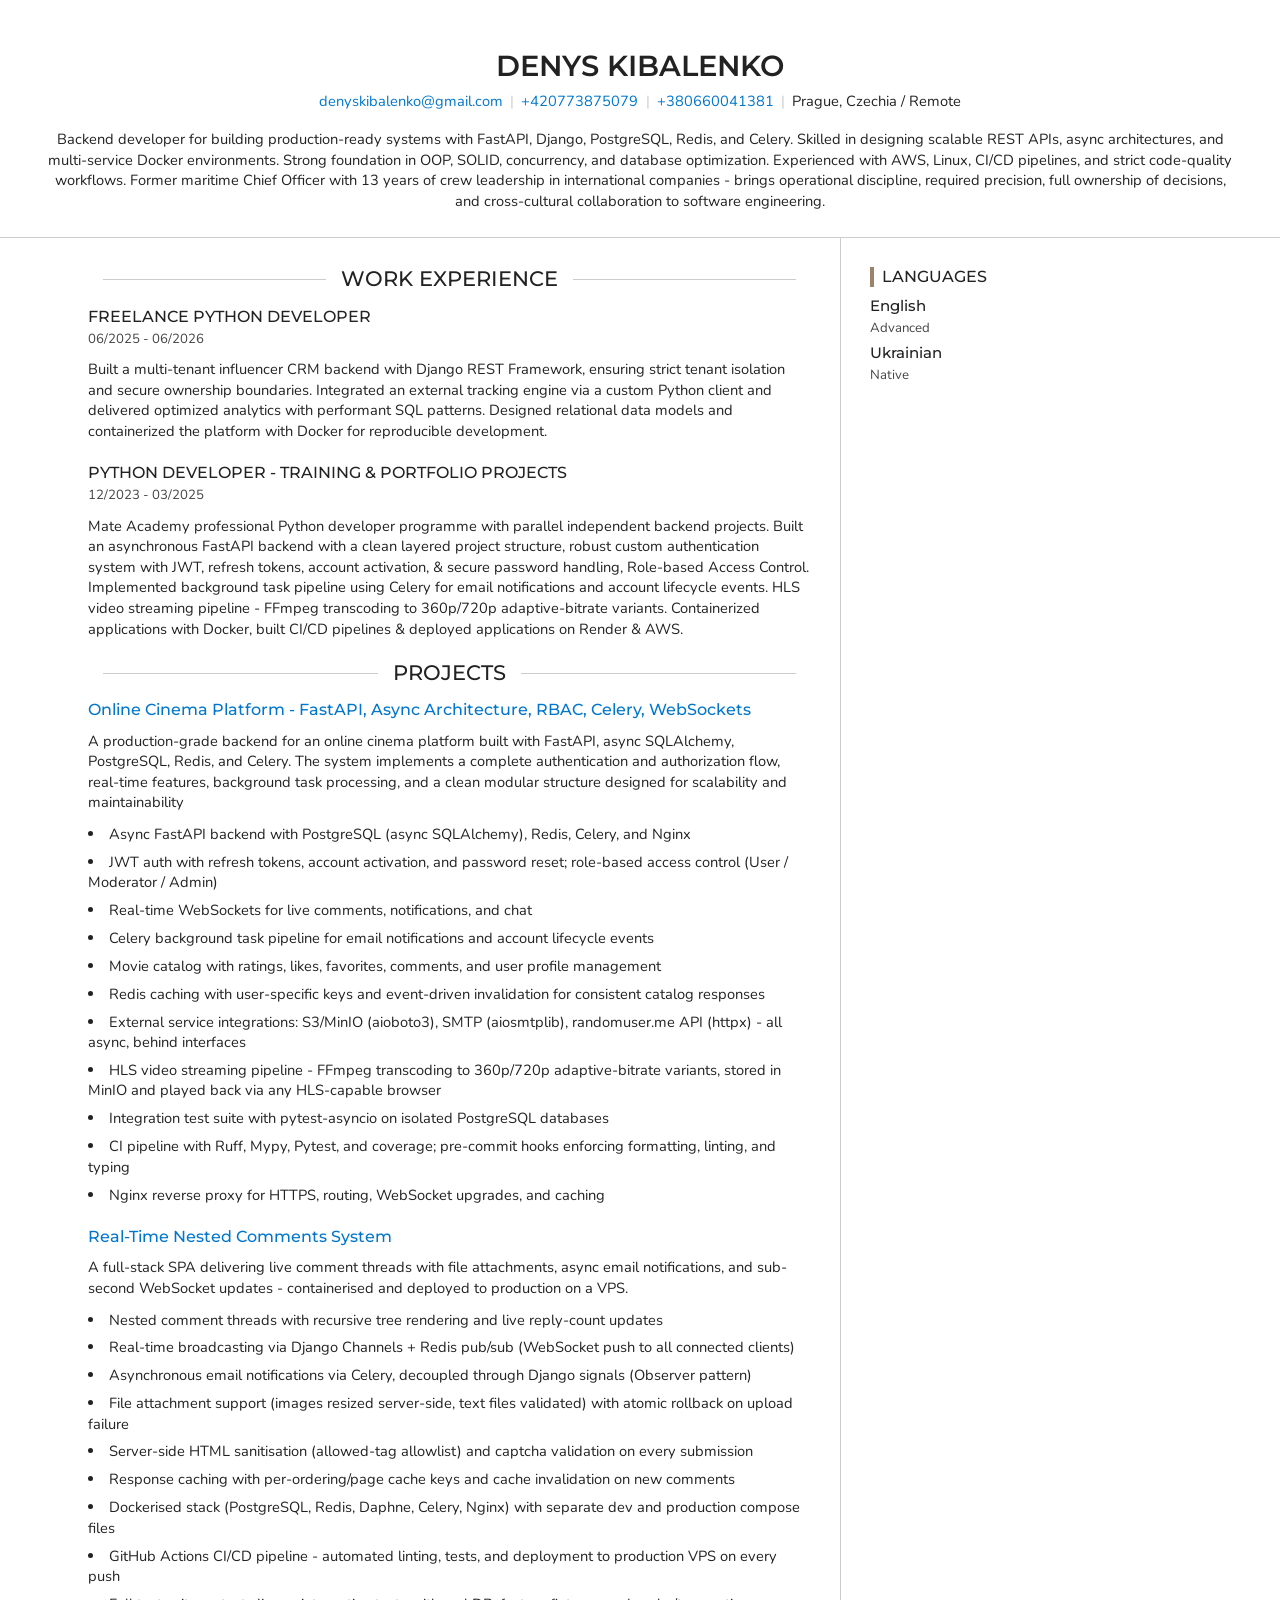
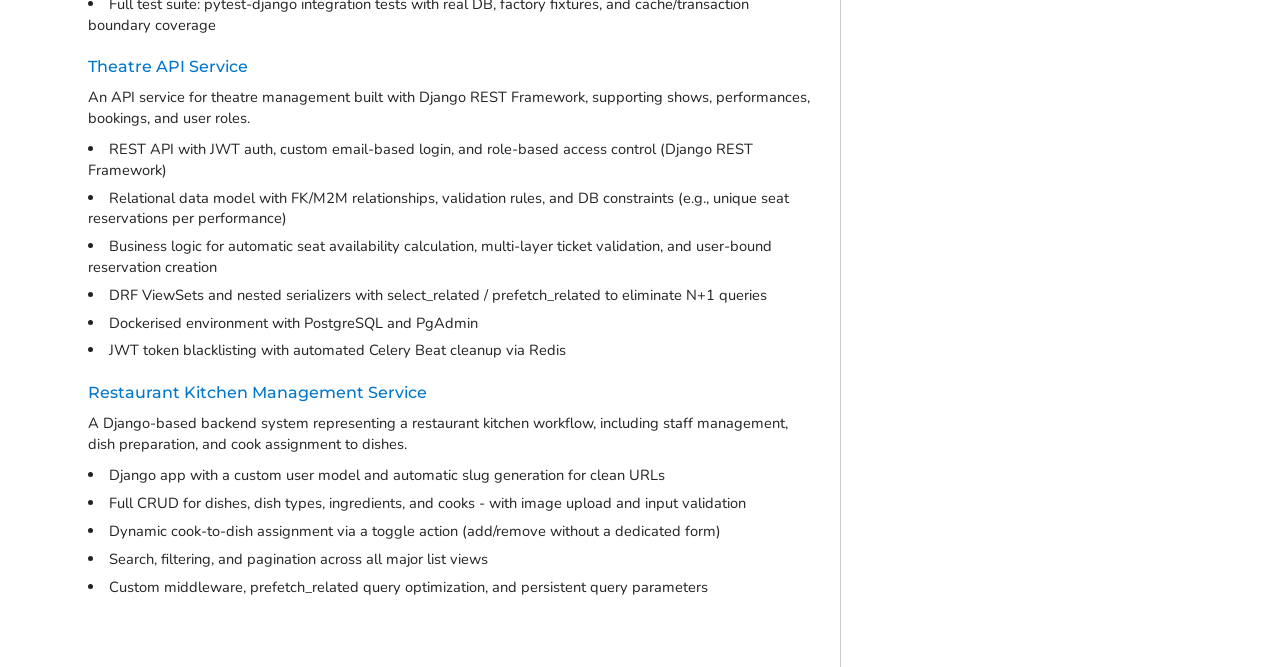
<file: resume.html>
<!DOCTYPE html>
<html lang="en">
  <head>
    <meta charset="utf-8">
    <meta name="viewport" content="width=device-width, initial-scale=1">

    <!-- Site Info -->
    <title>Denys Kibalenko - Resume</title>
    <meta name="description" content="Denys Kibalenko - Backend developer for building production-ready systems with FastAPI, Django, PostgreSQL, Redis, and Celery. Skilled in designing scalable REST APIs, async architectures, and multi-service Docker environments. Strong foundation in OOP, SOLID, concurrency, and database optimization. Experienced with AWS, Linux, CI/CD pipelines, and strict code-quality workflows. Former maritime Chief Officer with 13 years of crew leadership in international companies - brings operational discipline, required precision, full ownership of decisions, and cross-cultural collaboration to software engineering.">
    <meta name="author" content="Denys Kibalenko">

    <!-- Open Graph Tags: The title of the page for social media sharing. It can match the title tag or be more descriptive. -->
    <meta property="og:title" content="Denys Kibalenko">

    <!-- Open Graph Tags: Typically set to "website" for static sites or "article" for content-heavy pages. -->
    <meta property="og:type" content="website">

    <!-- Open Graph Tags: The URL of the page, used to ensure link previews resolve to the correct page. -->
    <meta property="og:url" content="https://dkibalenko.github.io/resume.html">

    

    <!-- Preconnect for Google Fonts -->
    <link rel="preconnect" href="https://fonts.googleapis.com">
    <link rel="preconnect" href="https://fonts.gstatic.com" crossorigin>

    <!-- Custom Font -->
    <link href="https://fonts.googleapis.com/css2?family=Montserrat:ital,wght@0,100..900;1,100..900&family=Nunito:ital,wght@0,200..1000;1,200..1000&display=swap"
          rel="stylesheet">

    <!-- Stylesheet -->
    <link rel="stylesheet" href="css/modern_normalize.css" />
    <link rel="stylesheet" href="css/html5bp.css">
    <link rel="stylesheet" href="css/main.css">
    <link rel="stylesheet" href="css/resume.css">

    <!-- Set a theme color that matches your website's primary color -->
    <meta name="theme-color" content="#fafafa">

    <!-- Favicon for all browsers -->
    <link rel="icon" href="/favicon.ico" sizes="any">
    <link rel="icon" href="/icon.svg" type="image/svg+xml">

    <!-- Apple touch icon for iOS devices -->
    <link rel="apple-touch-icon" sizes="180x180" href="/icon.png">

    <!-- Web app manifest for Progressive Web Apps -->
    <link rel="manifest" href="/site.webmanifest">

    <!-- Content Security Policy: Uncomment to enhance security by restricting where content can be loaded from (useful for preventing certain attacks like XSS). Update if adding external sources (e.g., Google Fonts, Bootstrap CDN, analytics, etc). -->
    <!-- <meta http-equiv="Content-Security-Policy" content=" default-src 'self'; script-src 'self' code.jquery.com; style-src 'self' fonts.googleapis.com; font-src fonts.gstatic.com; img-src 'self' images.examplecdn.com; "> -->
  </head>

  <body>
    <header class="page-header">
      <div class="container">
        <div class="header-top flex-responsive">
          <div class="header-info">
            <h1>Denys Kibalenko</h1>
            
              <address>
                <ul class="inline-list flex-responsive">
                  
                    <li>
                      <a href="mailto:denyskibalenko@gmail.com">denyskibalenko@gmail.com</a>
                    </li>
                  
                  
                    
                      <li>
                        <a href="tel:+420773875079">+420773875079</a>
                      </li>
                    
                      <li>
                        <a href="tel:+380660041381">+380660041381</a>
                      </li>
                    
                  
                  <li>Prague, Czechia / Remote</li>
                </ul>
              </address>
            
            <p class="header-summary">Backend developer for building production-ready systems with FastAPI, Django, PostgreSQL, Redis, and Celery. Skilled in designing scalable REST APIs, async architectures, and multi-service Docker environments. Strong foundation in OOP, SOLID, concurrency, and database optimization. Experienced with AWS, Linux, CI/CD pipelines, and strict code-quality workflows. Former maritime Chief Officer with 13 years of crew leadership in international companies - brings operational discipline, required precision, full ownership of decisions, and cross-cultural collaboration to software engineering.</p>
          </div>
        </div>
      </div>
    </header>

    <div class="page-content">
      <div class="container">
        <main>
          
            <section>
              <h2 class="section-heading">Work Experience</h2>
              
                <section>
                  <h3>
                    
                      FREELANCE PYTHON DEVELOPER
                    
                  </h3>
                  
                    <p class="section-label">06/2025 - 06/2026</p>
                  
                  <p>Built a multi-tenant influencer CRM backend with Django REST Framework, ensuring strict tenant isolation and secure ownership boundaries. Integrated an external tracking engine via a custom Python client and delivered optimized analytics with performant SQL patterns. Designed relational data models and containerized the platform with Docker for reproducible development.</p>
                  
                </section>
              
                <section>
                  <h3>
                    
                      PYTHON DEVELOPER - TRAINING &amp; PORTFOLIO PROJECTS
                    
                  </h3>
                  
                    <p class="section-label">12/2023 - 03/2025</p>
                  
                  <p>Mate Academy professional Python developer programme with parallel independent backend projects. Built an asynchronous FastAPI backend with a clean layered project structure, robust custom authentication system with JWT, refresh tokens, account activation, &amp; secure password handling, Role-based Access Control. Implemented background task pipeline using Celery for email notifications and account lifecycle events. HLS video streaming pipeline - FFmpeg transcoding to 360p/720p adaptive-bitrate variants. Containerized applications with Docker, built CI/CD pipelines &amp; deployed applications on Render &amp; AWS.</p>
                  
                </section>
              
            </section>
          

          
            <section>
              <h2 class="section-heading">Projects</h2>
              
                <section>
                  <h3>
                    
                      <a href="https://github.com/dkibalenko/online-cinema-fastapi/tree/dev">Online Cinema Platform - FastAPI, Async Architecture, RBAC, Celery, WebSockets</a>
                    
                  </h3>
                  <p>A production-grade backend for an online cinema platform built with FastAPI, async SQLAlchemy, PostgreSQL, Redis, and Celery. The system implements a complete authentication and authorization flow, real-time features, background task processing, and a clean modular structure designed for scalability and maintainability</p>
                  
                    <ul>
                      <li>Async FastAPI backend with PostgreSQL (async SQLAlchemy), Redis, Celery, and Nginx</li><li>JWT auth with refresh tokens, account activation, and password reset; role-based access control (User / Moderator / Admin)</li><li>Real-time WebSockets for live comments, notifications, and chat</li><li>Celery background task pipeline for email notifications and account lifecycle events</li><li>Movie catalog with ratings, likes, favorites, comments, and user profile management</li><li>Redis caching with user-specific keys and event-driven invalidation for consistent catalog responses</li><li>External service integrations: S3/MinIO (aioboto3), SMTP (aiosmtplib), randomuser.me API (httpx) - all async, behind interfaces</li><li>HLS video streaming pipeline - FFmpeg transcoding to 360p/720p adaptive-bitrate variants, stored in MinIO and played back via any HLS-capable browser</li><li>Integration test suite with pytest-asyncio on isolated PostgreSQL databases</li><li>CI pipeline with Ruff, Mypy, Pytest, and coverage; pre-commit hooks enforcing formatting, linting, and typing</li><li>Nginx reverse proxy for HTTPS, routing, WebSocket upgrades, and caching</li>
                    </ul>
                  
                </section>
              
                <section>
                  <h3>
                    
                      <a href="https://github.com/dkibalenko/SPA-comments">Real-Time Nested Comments System</a>
                    
                  </h3>
                  <p>A full-stack SPA delivering live comment threads with file attachments, async email notifications, and sub-second WebSocket updates - containerised and deployed to production on a VPS.</p>
                  
                    <ul>
                      <li>Nested comment threads with recursive tree rendering and live reply-count updates</li><li>Real-time broadcasting via Django Channels + Redis pub/sub (WebSocket push to all connected clients)</li><li>Asynchronous email notifications via Celery, decoupled through Django signals (Observer pattern)</li><li>File attachment support (images resized server-side, text files validated) with atomic rollback on upload failure</li><li>Server-side HTML sanitisation (allowed-tag allowlist) and captcha validation on every submission</li><li>Response caching with per-ordering/page cache keys and cache invalidation on new comments</li><li>Dockerised stack (PostgreSQL, Redis, Daphne, Celery, Nginx) with separate dev and production compose files</li><li>GitHub Actions CI/CD pipeline - automated linting, tests, and deployment to production VPS on every push</li><li>Full test suite: pytest-django integration tests with real DB, factory fixtures, and cache/transaction boundary coverage</li>
                    </ul>
                  
                </section>
              
                <section>
                  <h3>
                    
                      <a href="https://github.com/dkibalenko/theatre-api-service-mate/tree/main">Theatre API Service</a>
                    
                  </h3>
                  <p>An API service for theatre management built with Django REST Framework, supporting shows, performances, bookings, and user roles.</p>
                  
                    <ul>
                      <li>REST API with JWT auth, custom email-based login, and role-based access control (Django REST Framework)</li><li>Relational data model with FK/M2M relationships, validation rules, and DB constraints (e.g., unique seat reservations per performance)</li><li>Business logic for automatic seat availability calculation, multi-layer ticket validation, and user-bound reservation creation</li><li>DRF ViewSets and nested serializers with select_related / prefetch_related to eliminate N+1 queries</li><li>Dockerised environment with PostgreSQL and PgAdmin</li><li>JWT token blacklisting with automated Celery Beat cleanup via Redis</li>
                    </ul>
                  
                </section>
              
                <section>
                  <h3>
                    
                      <a href="https://github.com/dkibalenko/restaurant-mate">Restaurant Kitchen Management Service</a>
                    
                  </h3>
                  <p>A Django-based backend system representing a restaurant kitchen workflow, including staff management, dish preparation, and cook assignment to dishes.</p>
                  
                    <ul>
                      <li>Django app with a custom user model and automatic slug generation for clean URLs</li><li>Full CRUD for dishes, dish types, ingredients, and cooks - with image upload and input validation</li><li>Dynamic cook-to-dish assignment via a toggle action (add/remove without a dedicated form)</li><li>Search, filtering, and pagination across all major list views</li><li>Custom middleware, prefetch_related query optimization, and persistent query parameters</li>
                    </ul>
                  
                </section>
              
            </section>
          
        </main>

        <!-- Sidebar Section -->
        <aside>
          
            <section>
              <h2 class="section-heading">Languages</h2>
              <ul class="unstyled-list">
                
                  <li>
                    <h3>English</h3>
                    <p class="section-label">Advanced</p>
                  </li>
                
                  <li>
                    <h3>Ukrainian</h3>
                    <p class="section-label">Native</p>
                  </li>
                
              </ul>
            </section>
          

          
        </aside>
      </div>
    </div>
    <script src="js/app.js"></script>
  </body>
</html>
</file>
<file: css/html5bp.css>
/*! HTML5 Boilerplate v9.0.1 | MIT License | https://html5boilerplate.com/ */

/* main.css 3.0.0 | MIT License | https://github.com/h5bp/main.css#readme */
/*
 * What follows is the result of much research on cross-browser styling.
 * Credit left inline and big thanks to Nicolas Gallagher, Jonathan Neal,
 * Kroc Camen, and the H5BP dev community and team.
 */

/* ==========================================================================
   Base styles: opinionated defaults
   ========================================================================== */

html {
  color: #222;
  font-size: 1em;
  line-height: 1.4;
}

/*
 * Remove text-shadow in selection highlight:
 * https://twitter.com/miketaylr/status/12228805301
 *
 * Customize the background color to match your design.
 */

::-moz-selection {
  background: #b3d4fc;
  text-shadow: none;
}

::selection {
  background: #b3d4fc;
  text-shadow: none;
}

/*
 * A better looking default horizontal rule
 */

hr {
  display: block;
  height: 1px;
  border: 0;
  border-top: 1px solid #ccc;
  margin: 1em 0;
  padding: 0;
}

/*
 * Remove the gap between audio, canvas, iframes,
 * images, videos and the bottom of their containers:
 * https://github.com/h5bp/html5-boilerplate/issues/440
 */

audio,
canvas,
iframe,
img,
svg,
video {
  vertical-align: middle;
}

/*
 * Remove default fieldset styles.
 */

fieldset {
  border: 0;
  margin: 0;
  padding: 0;
}

/*
 * Allow only vertical resizing of textareas.
 */

textarea {
  resize: vertical;
}

/* ==========================================================================
   Author's custom styles
   ========================================================================== */

/* ==========================================================================
   Helper classes
   ========================================================================== */

/*
 * Hide visually and from screen readers
 */

.hidden,
[hidden] {
  display: none !important;
}

/*
 * Hide only visually, but have it available for screen readers:
 * https://snook.ca/archives/html_and_css/hiding-content-for-accessibility
 *
 * 1. For long content, line feeds are not interpreted as spaces and small width
 *    causes content to wrap 1 word per line:
 *    https://medium.com/@jessebeach/beware-smushed-off-screen-accessible-text-5952a4c2cbfe
 */

.visually-hidden {
  border: 0;
  clip: rect(0, 0, 0, 0);
  height: 1px;
  margin: -1px;
  overflow: hidden;
  padding: 0;
  position: absolute;
  white-space: nowrap;
  width: 1px;
  /* 1 */
}

/*
 * Extends the .visually-hidden class to allow the element
 * to be focusable when navigated to via the keyboard:
 * https://www.drupal.org/node/897638
 */

.visually-hidden.focusable:active,
.visually-hidden.focusable:focus {
  clip: auto;
  height: auto;
  margin: 0;
  overflow: visible;
  position: static;
  white-space: inherit;
  width: auto;
}

/*
 * Hide visually and from screen readers, but maintain layout
 */

.invisible {
  visibility: hidden;
}

/*
 * Clearfix: contain floats
 *
 * The use of `table` rather than `block` is only necessary if using
 * `::before` to contain the top-margins of child elements.
 */

.clearfix::before,
.clearfix::after {
  content: "";
  display: table;
}

.clearfix::after {
  clear: both;
}

/* ==========================================================================
   EXAMPLE Media Queries for Responsive Design.
   These examples override the primary ('mobile first') styles.
   Modify as content requires.
   ========================================================================== */

@media only screen and (min-width: 35em) {
  /* Style adjustments for viewports that meet the condition */
}

@media print,
  (-webkit-min-device-pixel-ratio: 1.25),
  (min-resolution: 1.25dppx),
  (min-resolution: 120dpi) {
  /* Style adjustments for high resolution devices */
}

/* ==========================================================================
   Print styles.
   Inlined to avoid the additional HTTP request:
   https://www.phpied.com/delay-loading-your-print-css/
   ========================================================================== */

@media print {
  *,
  *::before,
  *::after {
    background: #fff !important;
    color: #000 !important;
    /* Black prints faster */
    box-shadow: none !important;
    text-shadow: none !important;
  }

  a,
  a:visited {
    text-decoration: underline;
  }

  a[href]::after {
    content: " (" attr(href) ")";
  }

  abbr[title]::after {
    content: " (" attr(title) ")";
  }

  /*
   * Don't show links that are fragment identifiers,
   * or use the `javascript:` pseudo protocol
   */
  a[href^="#"]::after,
  a[href^="javascript:"]::after {
    content: "";
  }

  pre {
    white-space: pre-wrap !important;
  }

  pre,
  blockquote {
    border: 1px solid #999;
    page-break-inside: avoid;
  }

  tr,
  img {
    page-break-inside: avoid;
  }

  p,
  h2,
  h3 {
    orphans: 3;
    widows: 3;
  }

  h2,
  h3 {
    page-break-after: avoid;
  }
}
</file>
<file: css/main.css>
:root {
  --link-color: #0077cc;
  --link-color-hover: #00487c;
  --header-footer-bg-color: #f0f0f0;
  --aside-accent-color: #9d836b;
  --skill-bar-fill-color: #f3e4c6;
  --blockquote-bg-color: #f7fafc;
  --blockquote-accent-color: #4a5568;
  --blockquote-text-color: #4a5568;
  --spacing-inline: 0.5rem;
}

/* Base Styles */
body {
  font-family: "Nunito", "Segoe UI", "Helvetica Neue", Helvetica, Arial,
    sans-serif;
  font-weight: 400;
  display: grid;
  grid-template-rows: auto 1fr auto;
  min-height: 100vh;
}

h1,
h2,
h3,
h4,
h5,
h6 {
  margin: 0;
  font-family: "Montserrat", "Segoe UI", "Helvetica Neue", Helvetica, Arial,
    sans-serif;
  font-weight: 400;
  line-height: 1.2;
}

h1 {
  font-size: 2rem;
  font-weight: 600;
  text-transform: uppercase;
}

h2 {
  font-size: 1.4rem;
  font-weight: 500;
  text-transform: uppercase;
}

h3 {
  font-size: 1.1rem;
  font-weight: 500;
}

h4 {
  font-size: 1rem;
  font-weight: 500;
}

h5 {
  font-size: 1rem;
  font-weight: 500;
}

h6 {
  font-size: 1rem;
  font-weight: 500;
}

p {
  margin: 0.75rem 0;
}

a {
  color: var(--link-color) !important;
  text-decoration: none;
}

a:hover {
  color: var(--link-color-hover);
  text-decoration: underline;
}

address {
  font-style: normal;
}

figure,
ul {
  margin: 0;
  padding: 0;
}

header,
main,
aside,
footer {
  padding: 2rem;
}

header {
  padding-bottom: 0.5rem;
}

aside {
  border-top: 1px solid #ccc;
}

footer {
  text-align: center;
}

section {
  margin-bottom: 1.5rem;
}

/* Utility */
.block {
  display: block;
  margin: 0.25rem 0;
}

.flex-responsive {
  display: flex;
  flex-direction: column;
  align-items: center;
  text-align: center;
}

/* Main Layout */
.container {
  width: 100%;
  max-width: 1200px;
  margin: 0 auto;
}

.page-content .container {
  display: grid;
  grid-template-columns: 1fr;
}

.page-header,
.page-footer {
  background: var(--header-footer-bg-color);
}

.page-header {
  border-bottom: 1px solid #ccc;
}

.page-header .container {
  display: flex;
  flex-direction: column;
}

.header-top {
  gap: 1rem;
}

.header-image {
  width: 100%;
  max-width: 256px;
  aspect-ratio: 1 / 1;
  border-radius: 50%;
  object-fit: cover;
  border: 1px solid #999;
}

.header-info ul {
  margin: 1rem 0;
}

.link-with-icon {
  display: flex;
  align-items: center;
  gap: 0.25rem;
}

.header-label {
  font-size: 1.3rem;
  color: #444;
  margin-top: 0.2rem;
  margin-bottom: 0.8rem;
}

.header-summary {
  margin: 1.25rem 0;
}

.page-footer {
  border-top: 1px solid #ccc;
}

.section-heading {
  display: flex;
  align-items: center;
  text-align: center;
  margin-bottom: 1rem;
}

.section-heading::before,
.section-heading::after {
  content: "";
  flex: 1;
  border-bottom: 1px solid #ccc;
  margin: 0 1rem;
}

aside .section-heading {
  align-items: flex-start;
  text-align: left;
  border-left: 4px solid var(--aside-accent-color);
  padding-left: 0.5rem;
  margin-bottom: 0.75rem;
}

aside .section-heading::before,
aside .section-heading::after {
  content: none;
}

.section-label {
  font-size: 0.9rem;
  color: #444;
  margin-top: 0.25rem;
  margin-bottom: 0.5rem;
}

/* Images */
img {
  max-width: 100%;
  height: auto;
}

.gallery {
  display: grid;
  gap: 1rem;
  justify-items: center;
  margin: 0.5rem 0;
}

.main-gallery {
  grid-template-columns: 1fr;
}

.side-gallery {
  grid-template-columns: 1fr;
}

figcaption {
  text-align: center;
  color: #666;
  font-size: 0.9rem;
  margin-top: 0.5rem;
  font-style: italic;
}

/* Carousel */
.carousel {
  position: relative;
  overflow: hidden;
  margin: 0.5rem 0;
}

.carousel-track {
  display: flex;
  transition: transform 0.35s ease;
  will-change: transform;
}

.carousel-slide {
  flex: 0 0 100%;
  min-width: 100%;
  padding: 0 0.4rem;
  box-sizing: border-box;
}

.carousel-slide img,
.carousel-slide iframe {
  width: 100%;
  aspect-ratio: 16 / 9;
  height: auto;
  display: block;
  border-radius: 4px;
  border: 1px solid #ddd;
}

.carousel-btn {
  position: absolute;
  top: calc(50% - 1.2rem);
  transform: translateY(-50%);
  z-index: 10;
  background: rgba(255, 255, 255, 0.9);
  border: 1px solid #ccc;
  border-radius: 50%;
  width: 2rem;
  height: 2rem;
  cursor: pointer;
  font-size: 1.4rem;
  line-height: 1;
  display: flex;
  align-items: center;
  justify-content: center;
  box-shadow: 0 1px 4px rgba(0, 0, 0, 0.15);
  transition: background 0.2s, opacity 0.2s;
  padding: 0;
}

.carousel-btn:hover:not(:disabled) {
  background: #fff;
}

.carousel-btn:disabled {
  opacity: 0.25;
  cursor: default;
}

.carousel-prev {
  left: 0.2rem;
}

.carousel-next {
  right: 0.2rem;
}

/* Live demo badge */
.demo-badge {
  display: inline-block;
  margin-left: 0.6rem;
  padding: 0.15rem 0.5rem;
  font-size: 0.75rem;
  font-weight: 600;
  font-family: "Nunito", sans-serif;
  color: #fff !important;
  background: #2a9d5c;
  border-radius: 3px;
  text-decoration: none !important;
  vertical-align: middle;
  letter-spacing: 0.02em;
  transition: background 0.2s;
}

.demo-badge:hover {
  background: #228a4e;
  text-decoration: none !important;
}

/* Video thumbnail play button */
.video-thumb {
  position: relative;
  display: block;
}

.video-thumb img {
  width: 100%;
  aspect-ratio: 16 / 9;
  object-fit: cover;
  display: block;
  border-radius: 4px;
  border: 1px solid #ddd;
}

.play-btn {
  position: absolute;
  top: 50%;
  left: 50%;
  transform: translate(-50%, -50%);
  width: 3.5rem;
  height: 3.5rem;
  background: rgba(0, 0, 0, 0.65);
  border-radius: 50%;
  display: flex;
  align-items: center;
  justify-content: center;
  transition: background 0.2s;
}

.play-btn::after {
  content: "";
  display: block;
  width: 0;
  height: 0;
  border-style: solid;
  border-width: 0.55rem 0 0.55rem 1rem;
  border-color: transparent transparent transparent #fff;
  margin-left: 0.2rem;
}

.video-thumb:hover .play-btn {
  background: rgba(180, 0, 0, 0.85);
}

@media (min-width: 37.5rem) {
  .carousel-slide {
    flex: 0 0 50%;
    min-width: 50%;
  }
}

/* Lists */
main ul,
aside ul {
  list-style-type: disc;
  list-style-position: inside;
  padding-left: 0;
  margin: 0.75rem 0;
}

main li,
aside li {
  margin-bottom: 0.5rem;
}

.unstyled-list {
  list-style: none;
}

.inline-list {
  list-style: none;
  gap: 0.25rem;
}

.inline-list li {
  display: flex; /* This is for HTML Whitespace Issues */
}

/* Skillbars */
.skill-bar {
  width: 100%;
  height: 1.5rem;
  margin-top: 0.25rem;
  margin-bottom: 1rem;
  background: #eee;
  border: 1px solid #848484;
  border-radius: 2px;
  overflow: hidden;
}

.skill-bar-fill {
  height: 100%;
  background: var(--skill-bar-fill-color) !important;
  border-right: 1px solid #848484;
  border-radius: 2px;
  display: flex;
  align-items: center;
  padding-left: 0.5rem;
}

.skill-bar-label {
  color: #333;
  font-size: 0.9rem;
  white-space: nowrap;
}

.w-0 {
  width: 0%;
}

.w-10 {
  width: 10%;
}

.w-20 {
  width: 20%;
}

.w-25 {
  width: 25%;
}

.w-30 {
  width: 30%;
}

.w-40 {
  width: 40%;
}

.w-50 {
  width: 50%;
}

.w-60 {
  width: 60%;
}

.w-70 {
  width: 70%;
}

.w-75 {
  width: 75%;
}

.w-80 {
  width: 80%;
}

.w-90 {
  width: 90%;
}

.w-100 {
  width: 100%;
  border-right: none;
}

/* Blockquotes */
blockquote {
  margin: 1rem 2rem;
  padding: 1.5rem 2rem;
  background-color: var(--blockquote-bg-color);
  border-left: 4px solid var(--blockquote-accent-color);
  font-style: italic;
  color: var(--blockquote-text-color);
  line-height: 1.6;
  border-radius: 0 4px 4px 0;
  box-shadow: 0 1px 3px rgba(0, 0, 0, 0.1);
}

@media (min-width: 37.5rem) {
  .main-gallery {
    grid-template-columns: repeat(3, 1fr);
  }

  .side-gallery {
    grid-template-columns: repeat(2, 1fr);
  }
}

@media (min-width: 48rem) {
  aside {
    border-top: none;
    border-left: 1px solid #ccc;
  }

  aside h1 {
    font-size: 1.4rem;
  }

  aside h2 {
    font-size: 1.1rem;
  }

  aside h3 {
    font-size: 1rem;
  }

  aside h4 {
    font-size: 1rem;
  }

  aside h5 {
    font-size: 1rem;
  }

  aside h6 {
    font-size: 1rem;
  }

  header {
    padding-bottom: 1.5rem;
  }

  .flex-responsive {
    flex-direction: row;
    align-items: flex-start;
    text-align: left;
  }

  .page-content .container {
    grid-template-columns: 2fr 1fr;
  }

  .header-top {
    gap: 2rem;
  }

  .header-image {
    max-width: 192px;
  }

  .header-info {
    margin-top: 0.5rem;
  }

  .page-header ul {
    margin: 0.5rem 0;
  }

  .inline-list {
    gap: var(--spacing-inline);
  }

  .inline-list li:not(:last-child)::after {
    content: "|";
    margin-left: var(--spacing-inline);
    color: #ccc;
  }

  .side-gallery {
    grid-template-columns: 1fr;
  }
}

@media print {
  .skill-bar-label {
    background: transparent !important;
    background-color: transparent !important;
    mix-blend-mode: darken;
  }

  body {
    -webkit-print-color-adjust: exact !important;
    print-color-adjust: exact !important;
  }
}
</file>
<file: css/resume.css>
@page {
  size: letter;
  margin: 0in;
}

html {
  font-size: 11pt;
}

a[href]::after {
  content: "";
}

section {
  page-break-inside: avoid;
}

header {
  padding: 0.5in;
}

header {
  padding-bottom: 0.5rem;
}

.header-info {
  margin-top: 0;
}

main,
aside,
footer {
  padding: 2rem;
}

main {
  padding-left: 0.5in;
  padding-bottom: 0.5in;
}

aside {
  padding-right: 0.5in;
  padding-bottom: 0.5in;
}

.page-header,
.page-footer {
  background: #fff;
}

.flex-responsive {
  display: flex;
  flex-direction: column;
  align-items: center;
  text-align: center;
}

aside {
  border-top: none;
  border-left: 1px solid #ccc;
}

aside h1 {
  font-size: 1.4rem;
}

aside h2 {
  font-size: 1.1rem;
}

aside h3 {
  font-size: 1rem;
}

aside h4 {
  font-size: 1rem;
}

aside h5 {
  font-size: 1rem;
}

aside h6 {
  font-size: 1rem;
}

.page-content .container {
  grid-template-columns: 2fr 1fr;
}

.header-top {
  gap: 2rem;
}

.page-header ul {
  margin: 0.5rem 0;
}

.inline-list {
  flex-direction: row;
  justify-content: center;
  gap: var(--spacing-inline);
}

.inline-list li:not(:last-child)::after {
  content: "|";
  margin-left: var(--spacing-inline);
  color: #ccc;
}
</file>
